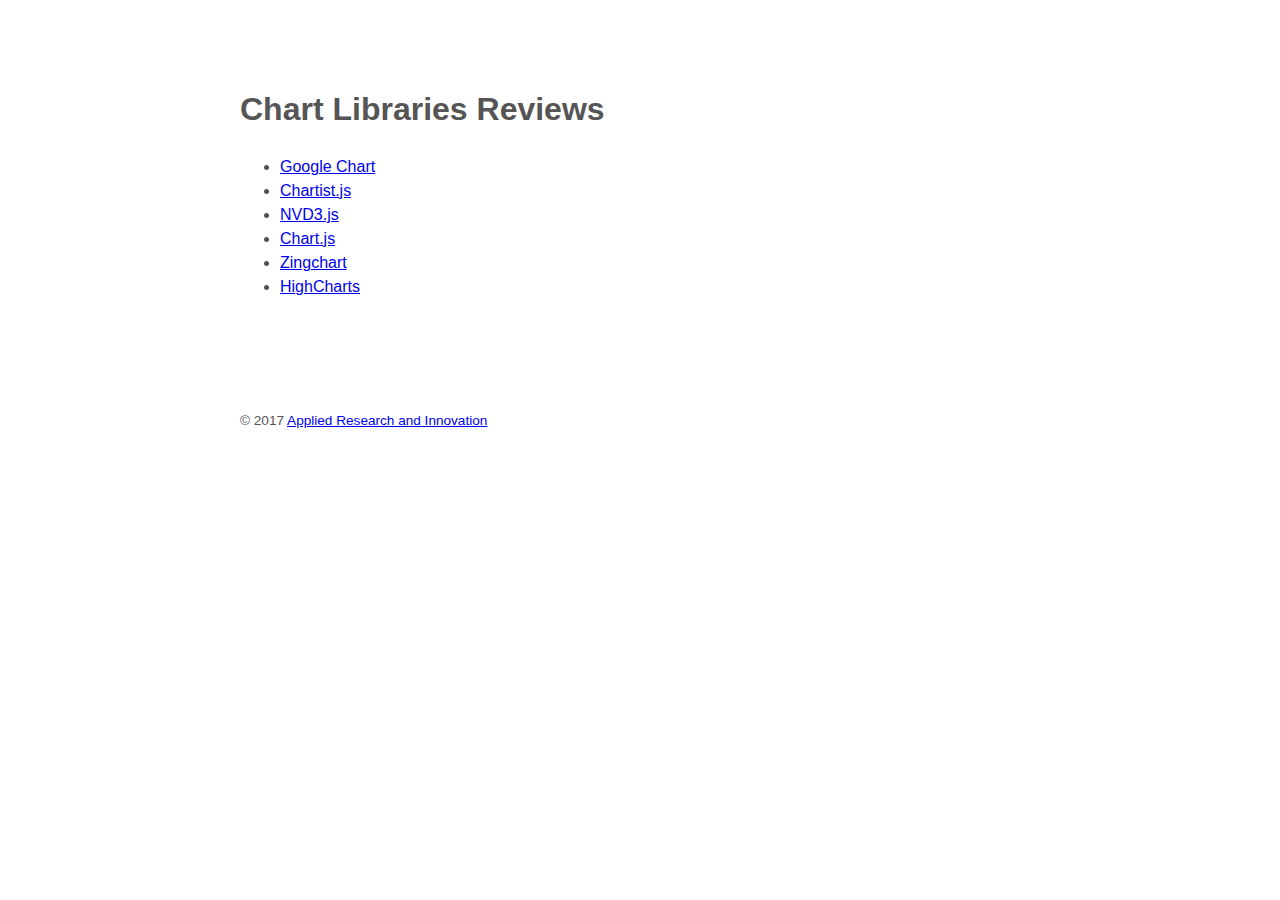
<file: index.html>
<!DOCTYPE html>
<html lang="en">
<head>
    <meta charset="UTF-8">
    <link rel="stylesheet" href="main.css">
    <title>Chart Libraries Usage</title>
</head>
<body>
    <h1>Chart Libraries Reviews</h1>
    
    <ul>
        <li>
            <a href="google_charts/google_charts.html" target="_blank">Google Chart</a>
        </li>
        <li>
            <a href="chartist/chartist_js.html" target="_blank">Chartist.js</a>
        </li>
        <li>
            <a href="NVD3/nvd3.html" target="_blank">NVD3.js</a>
        </li>
        <li>
            <a href="charts_js/chart_js.html" target="_blank">Chart.js</a>
        </li>
        <li>
            <a href="zingchart/zingchart.html" target="_blank">Zingchart</a>
        </li>
        <li>
            <a href="highcharts/highcharts.html" target="_blank">HighCharts</a>
        </li>
    </ul>
    <footer>
        <p>&copy; <time datetime="2017">2017</time> <a href="http://www.algonquincollege.com/appliedresearch/" target="_blank">Applied Research and Innovation</a></p>
    </footer>
</body>
</html>
</file>
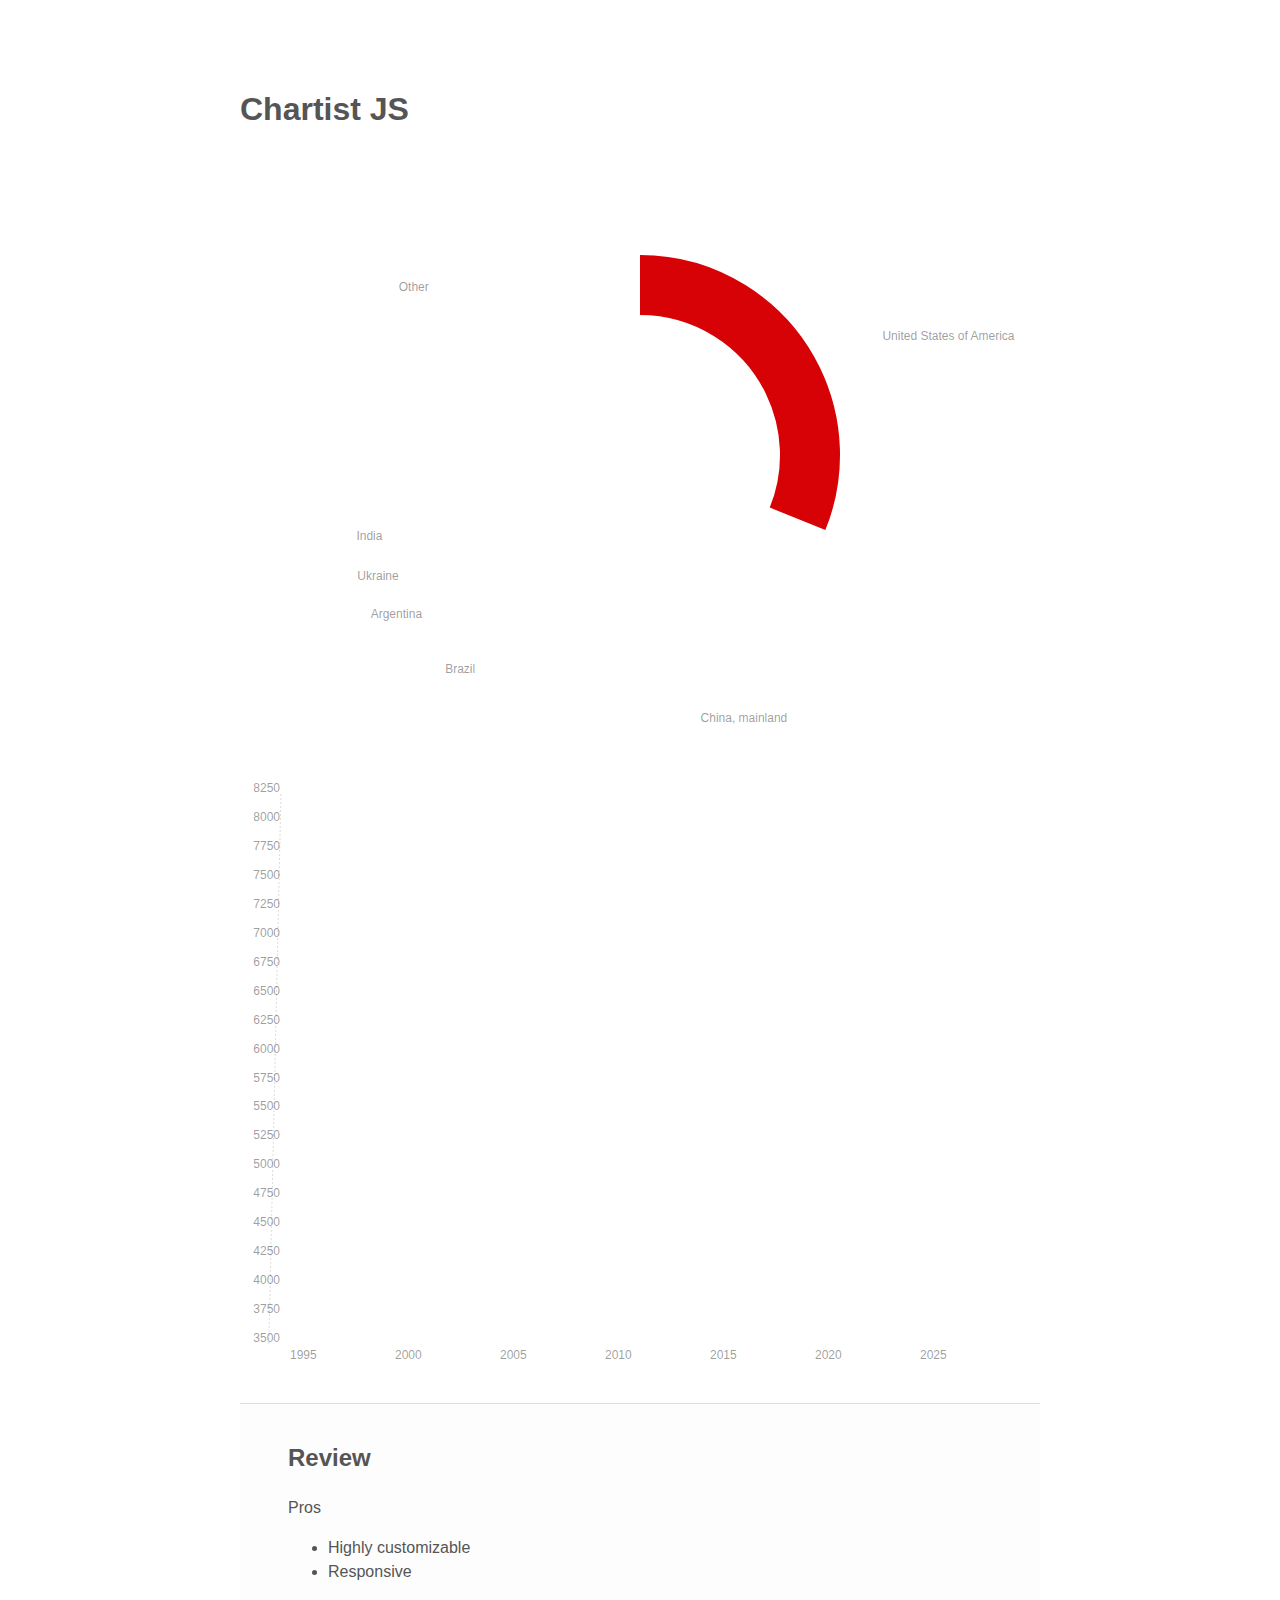
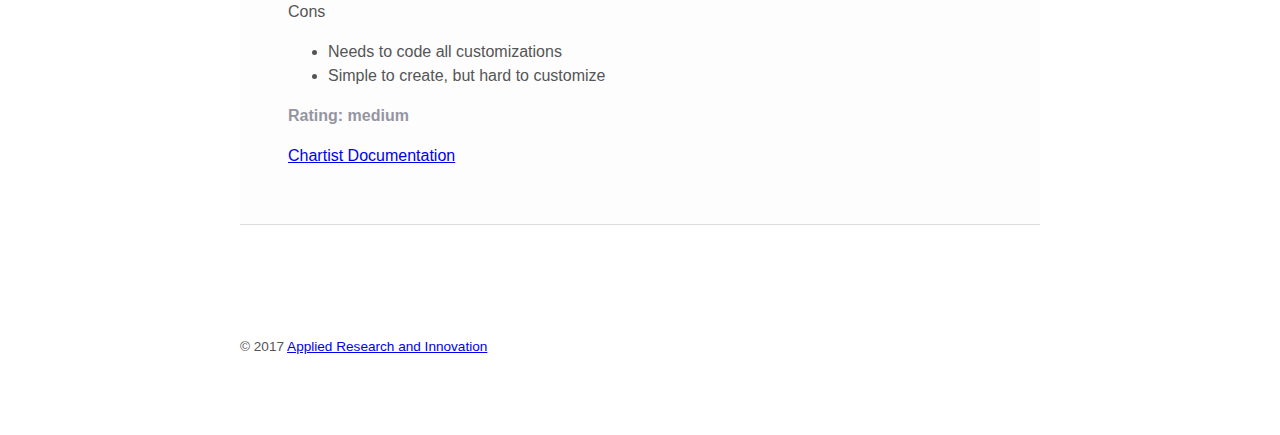
<file: chartist/chartist_js.html>
<!DOCTYPE html>
<html lang="en">
<head>
    <meta charset="UTF-8">
    <link rel="stylesheet" href="chartist.min.css">
    <link rel="stylesheet" href="../main.css">
    <title>Chartist JS</title>
</head>
<body>
    <h1>Chartist JS</h1>
    
    <div id="pieChart" class="ct-chart ct-perfect-fourth"></div>
    <br> 
    <div id="lineChart" class="ct-chart ct-perfect-fourth"></div>
    <br>
    <div class="review">
        
        <h2>Review</h2>
        
        <p>Pros</p>
        <ul>
            <li>Highly customizable</li>
            <li>Responsive</li>
        </ul>
        <p>Cons</p>
        <ul>
            <li>Needs to code all customizations</li>
            <li>Simple to create, but hard to customize</li>
        </ul>
        
        <spam> Rating: medium </spam>
        
        <p><a href="http://gionkunz.github.io/chartist-js/index.html" target="_blank">Chartist Documentation</a></p>
    </div>
     <footer>
        <p>&copy; <time datetime="2017">2017</time> <a href="http://www.algonquincollege.com/appliedresearch/" target="_blank">Applied Research and Innovation</a></p>
    </footer>
    
    <script src="chartist.min.js"></script>
    <script src="chartist_js.js"></script>
</body>
</html>
</file>
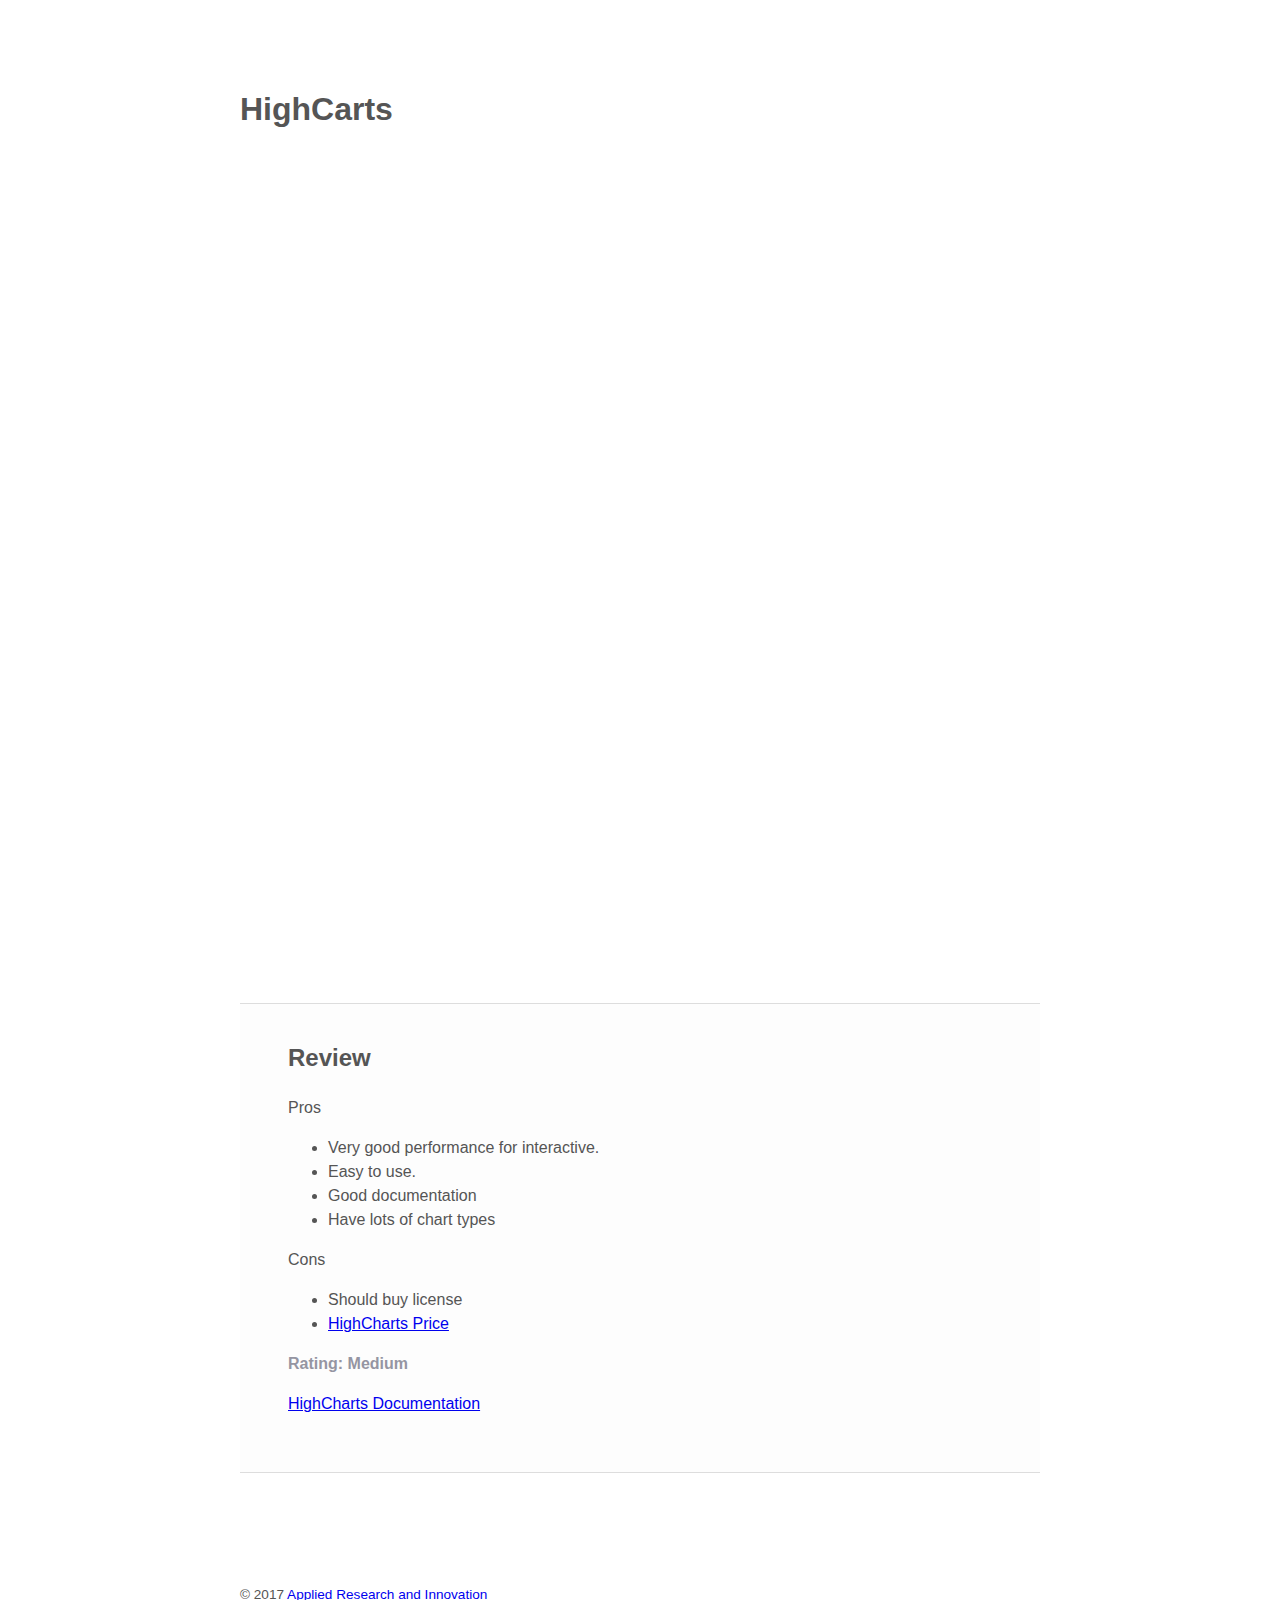
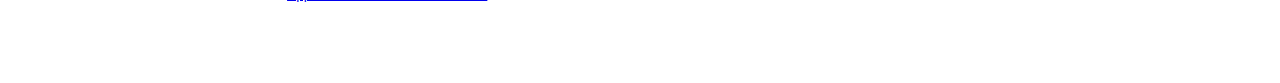
<file: highcharts/highcharts.html>
<!DOCTYPE html>
<html lang="en">
<head>
    <meta charset="UTF-8">
    <link rel="stylesheet" href="../main.css">
    <title>HighCharts</title>
</head>
<body>
    <h1>HighCarts</h1>

    <div id = 'pieChart' style="width: 900px; height: 400px"></div>
    <br>
    <br>
    <div id = 'lineChart' style="width: 900px; height: 400px"></div>

    <script src="https://code.highcharts.com/highcharts.src.js"></script>
    <script src="highcharts.js"></script>
    
    <div class="review">
        
        <h2>Review</h2>
        
        <p>Pros</p>
        <ul>
            <li>Very good performance for interactive.</li>
            <li>Easy to use.</li>
            <li>Good documentation </li>
            <li>Have lots of chart types</li>
        </ul>
        <p>Cons</p>
        <ul>
            <li>Should buy license</li>
            <li><a href="https://shop.highsoft.com/highcharts" target="_blank">HighCharts Price</a></li>
        </ul>
        
        <spam> Rating: Medium </spam>
        
        <p><a href="https://www.highcharts.com/docs">HighCharts Documentation</a></p>
    </div>
     <footer>
        <p>&copy; <time datetime="2017">2017</time> <a href="http://www.algonquincollege.com/appliedresearch/" target="_blank">Applied Research and Innovation</a></p>
    </footer>
    
    
</body>
</html>
</file>
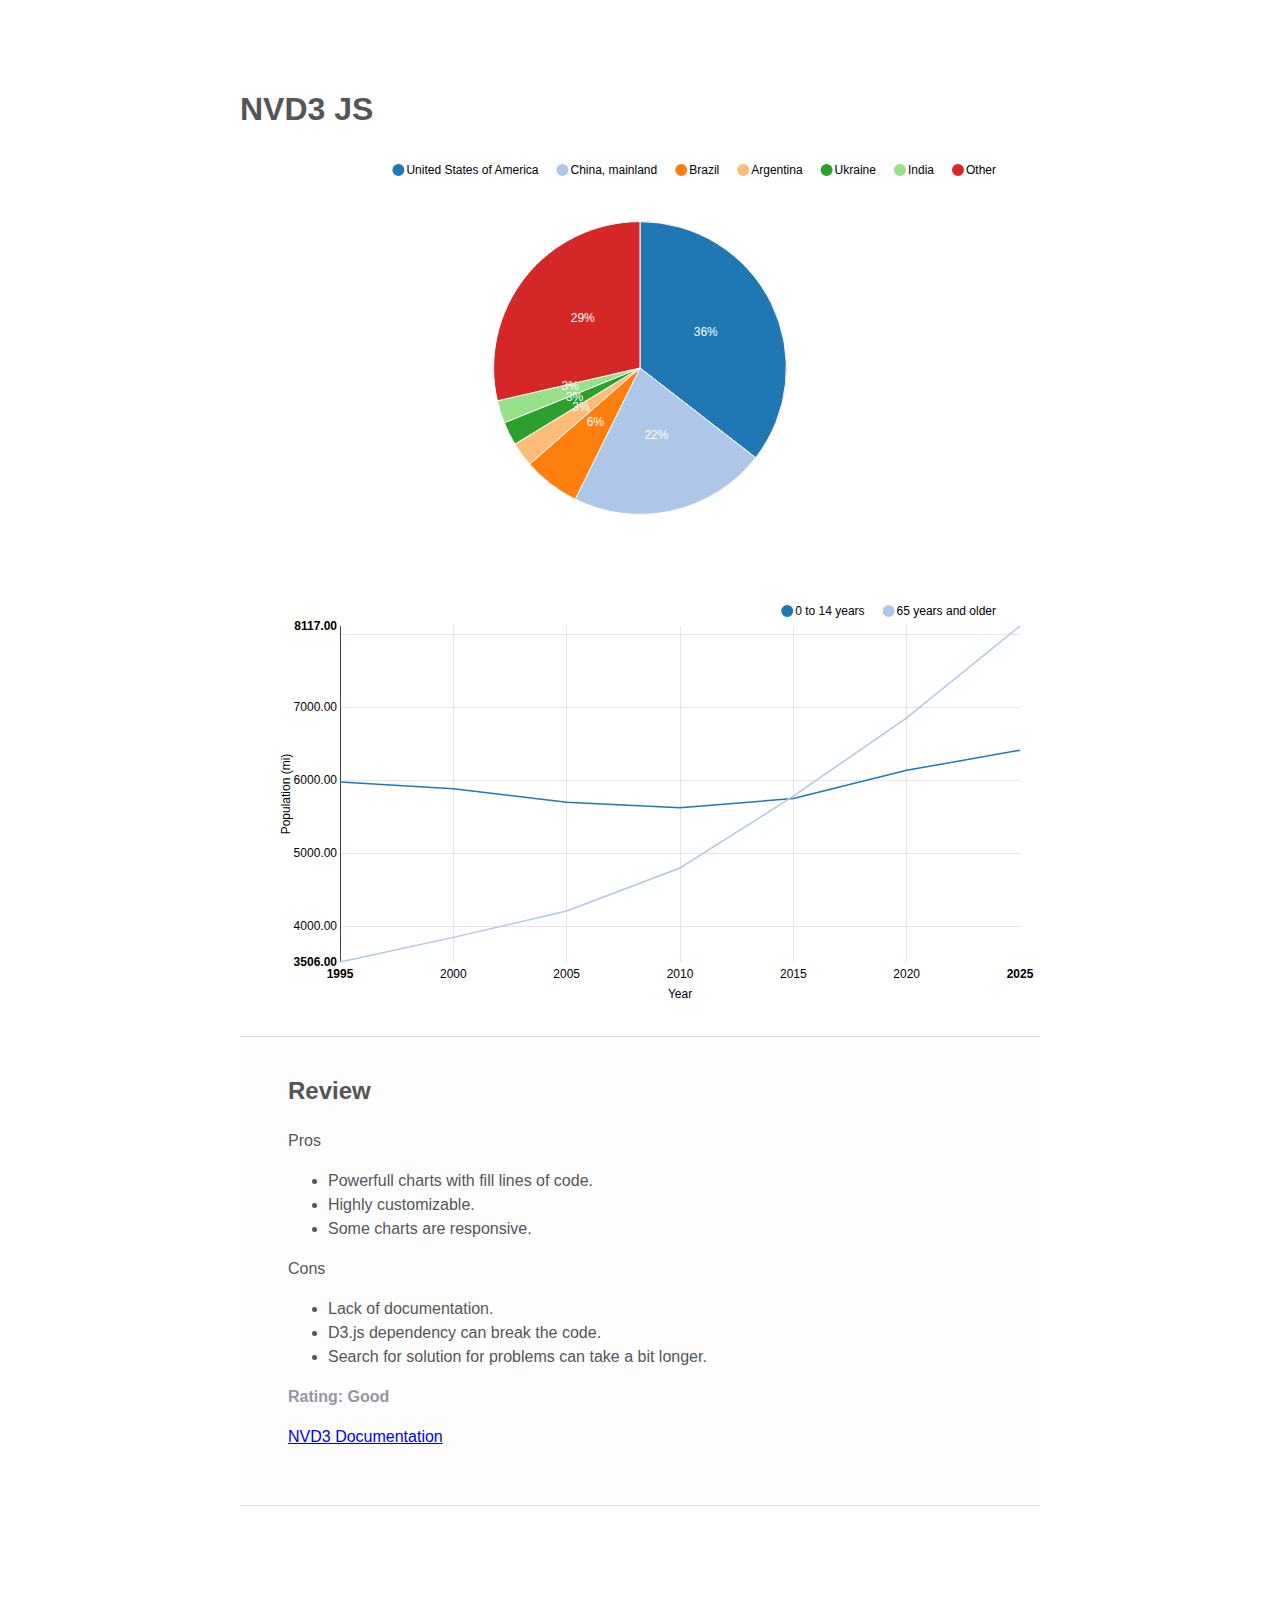
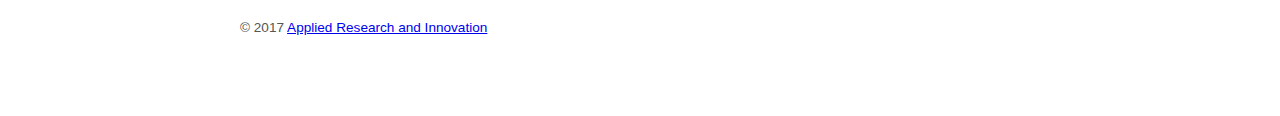
<file: NVD3/nvd3.html>
<!DOCTYPE html>
<html lang="en">
<head>
    <meta charset="UTF-8">
    <link rel="stylesheet" href="../main.css">
    <link rel="stylesheet" href="nv.d3.css">
    <link rel="stylesheet" href="nvd3.css">
    <title>NVD3 JS</title>
</head>
<body>
    <h1>NVD3 JS</h1>
    
    <div id="pieChart"><svg width="960" height="500"></svg></div>
    <br> 
    <div id="lineChart"><svg width="960" height="500"></svg></div>
    <br>
    <div class="review">
        
        <h2>Review</h2>
        
        <p>Pros</p>
        <ul>
            <li>Powerfull charts with fill lines of code.</li>
            <li>Highly customizable.</li>
            <li>Some charts are responsive.</li>
        </ul>
        <p>Cons</p>
        <ul>
            <li>Lack of documentation.</li>
            <li>D3.js dependency can break the code.</li>
            <li>Search for solution for problems can take a bit longer.</li>
        </ul>
        
        <spam> Rating: Good </spam>
        
        <p><a href="http://nvd3.org/index.html" target="_blank">NVD3 Documentation</a></p>
    </div>
     <footer>
        <p>&copy; <time datetime="2017">2017</time> <a href="http://www.algonquincollege.com/appliedresearch/" target="_blank">Applied Research and Innovation</a></p>
    </footer>
    
    <script src="d3.min.js"></script>
    <script src="nv.d3.min.js"></script>
    <script src="nvd3.js"></script>
</body>
</html>
</file>
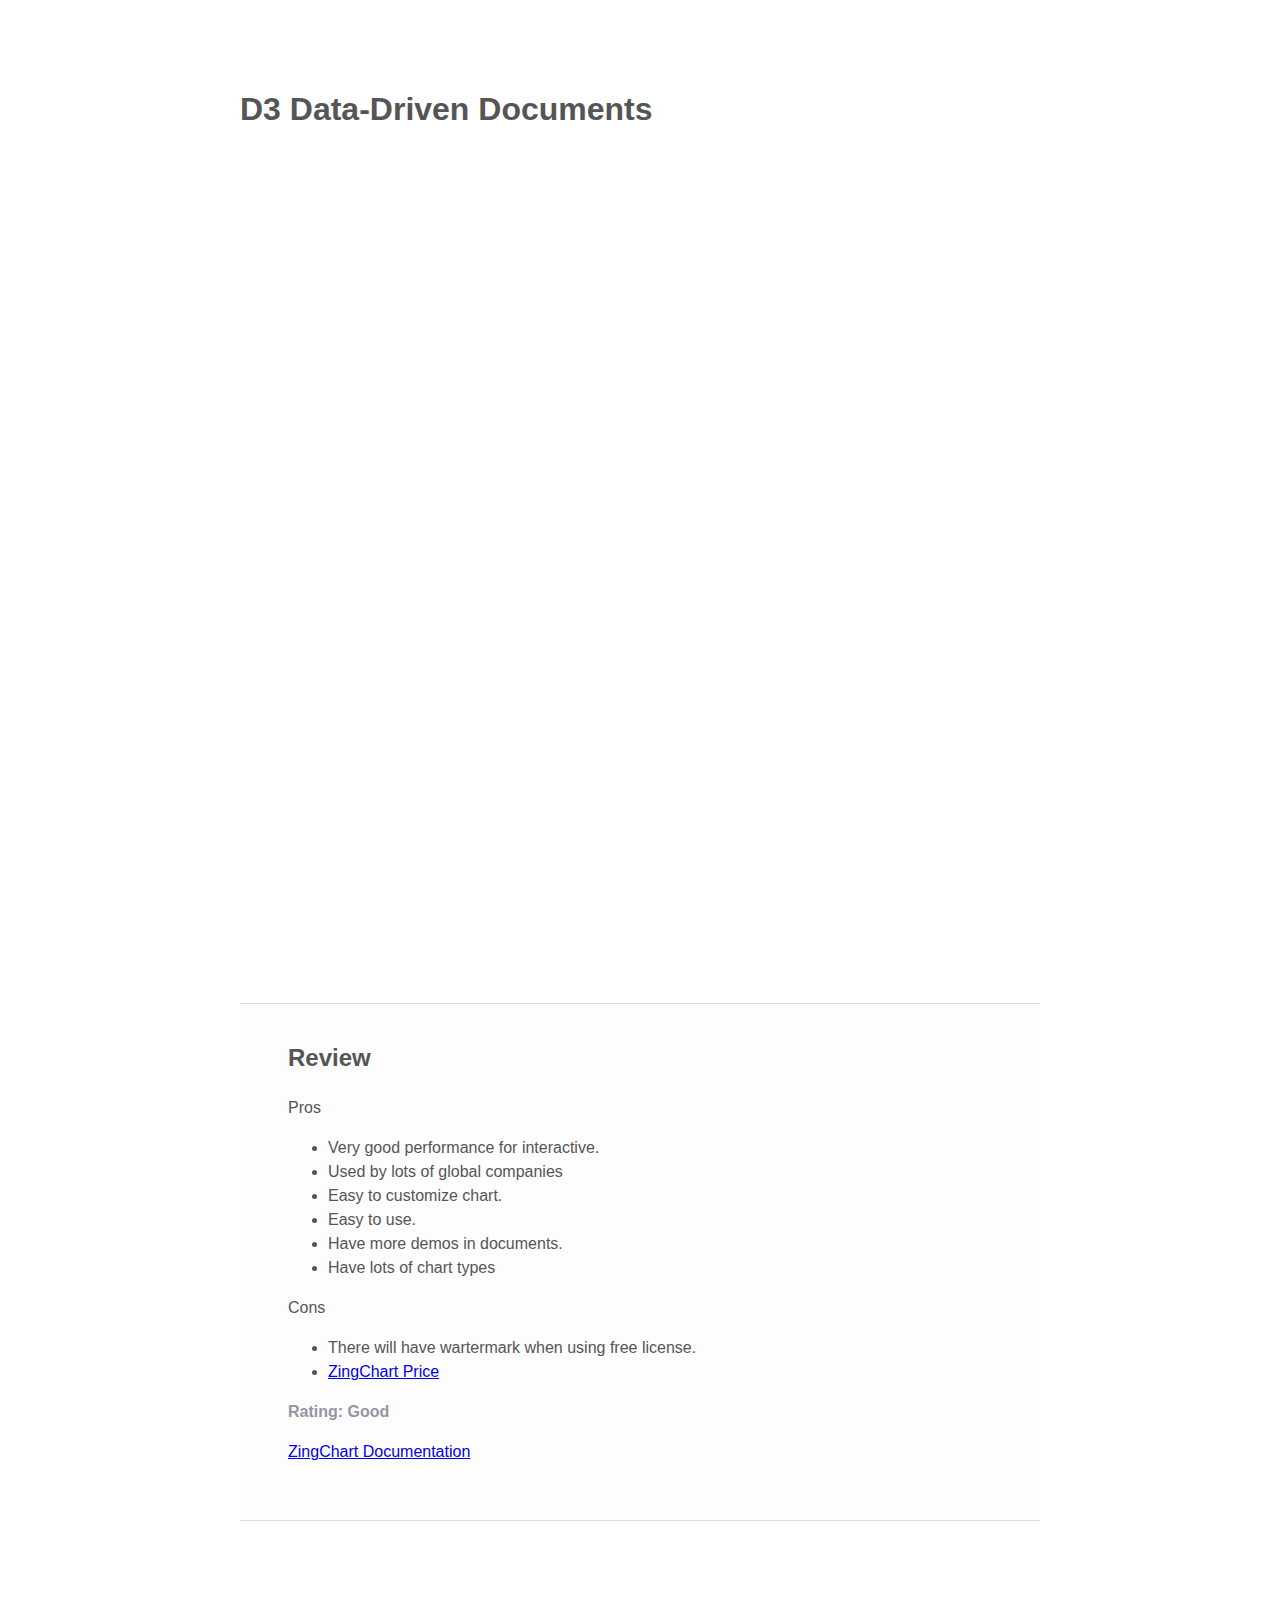
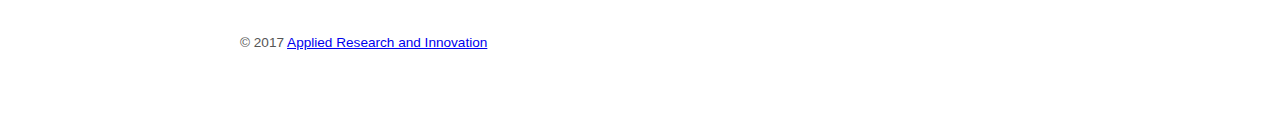
<file: zingchart/zingchart.html>
<!DOCTYPE html>
<html lang="en">
<head>
    <meta charset="UTF-8">
    <link rel="stylesheet" href="../main.css">
    <title>D3 Data-Driven Documents</title>
</head>
<body>
    <h1>D3 Data-Driven Documents</h1>

    <div id = 'pieChart' style="width: 900px; height: 400px"></div>
    <br>
    <br>
    <div id = 'lineChart' style="width: 900px; height: 400px"></div>

    <script src="https://cdn.zingchart.com/zingchart.min.js"></script>
    <script src="zingchart.js"></script>
    
    <div class="review">
        
        <h2>Review</h2>
        
        <p>Pros</p>
        <ul>
            <li>Very good performance for interactive.</li>
            <li>Used by lots of global companies</li>
            <li>Easy to customize chart.</li>
            <li>Easy to use.</li>
            <li>Have more demos in documents. </li>
            <li>Have lots of chart types</li>
        </ul>
        <p>Cons</p>
        <ul>
            <li>There will have wartermark when using free license.</li>
            <li><a href="https://www.zingchart.com/buy/" target="_blank">ZingChart Price</a></li>
        </ul>
        
        <spam> Rating: Good </spam>
        
        <p><a href="https://www.zingchart.com/docs">ZingChart Documentation</a></p>
    </div>
     <footer>
        <p>&copy; <time datetime="2017">2017</time> <a href="http://www.algonquincollege.com/appliedresearch/" target="_blank">Applied Research and Innovation</a></p>
    </footer>
    
    
</body>
</html>
</file>
<file: main.css>
body {
    margin: 0 auto;
    max-width: 50em;
    font-family: "Helvetica", "Arial", sans-serif;
    line-height: 1.5;
    padding: 4em 1em;
    color: #555;
}
.review {
    border-color: #ddd;
    border-width: 1px 0px 1px 0px;
    border-style: solid none solid none;
    padding: 1rem 1rem 2.5rem 3rem;
    background-color: #fdfdfd;
}
.review spam {
    font-weight: 600;
    color: #9595a2;
}
footer {
    font-size: 0.85rem;
    margin-top: 7rem;
}
</file>
<file: NVD3/nv.d3.css>
/* nvd3 version 1.8.1 (https://github.com/novus/nvd3) 2015-06-15 */
.nvd3 .nv-axis {
    pointer-events:none;
    opacity: 1;
}

.nvd3 .nv-axis path {
    fill: none;
    stroke: #000;
    stroke-opacity: .75;
    shape-rendering: crispEdges;
}

.nvd3 .nv-axis path.domain {
    stroke-opacity: .75;
}

.nvd3 .nv-axis.nv-x path.domain {
    stroke-opacity: 0;
}

.nvd3 .nv-axis line {
    fill: none;
    stroke: #e5e5e5;
    shape-rendering: crispEdges;
}

.nvd3 .nv-axis .zero line,
    /*this selector may not be necessary*/ .nvd3 .nv-axis line.zero {
    stroke-opacity: .75;
}

.nvd3 .nv-axis .nv-axisMaxMin text {
    font-weight: bold;
}

.nvd3 .x  .nv-axis .nv-axisMaxMin text,
.nvd3 .x2 .nv-axis .nv-axisMaxMin text,
.nvd3 .x3 .nv-axis .nv-axisMaxMin text {
    text-anchor: middle
}

.nvd3 .nv-axis.nv-disabled {
    opacity: 0;
}

.nvd3 .nv-bars rect {
    fill-opacity: .75;

    transition: fill-opacity 250ms linear;
    -moz-transition: fill-opacity 250ms linear;
    -webkit-transition: fill-opacity 250ms linear;
}

.nvd3 .nv-bars rect.hover {
    fill-opacity: 1;
}

.nvd3 .nv-bars .hover rect {
    fill: lightblue;
}

.nvd3 .nv-bars text {
    fill: rgba(0,0,0,0);
}

.nvd3 .nv-bars .hover text {
    fill: rgba(0,0,0,1);
}

.nvd3 .nv-multibar .nv-groups rect,
.nvd3 .nv-multibarHorizontal .nv-groups rect,
.nvd3 .nv-discretebar .nv-groups rect {
    stroke-opacity: 0;

    transition: fill-opacity 250ms linear;
    -moz-transition: fill-opacity 250ms linear;
    -webkit-transition: fill-opacity 250ms linear;
}

.nvd3 .nv-multibar .nv-groups rect:hover,
.nvd3 .nv-multibarHorizontal .nv-groups rect:hover,
.nvd3 .nv-candlestickBar .nv-ticks rect:hover,
.nvd3 .nv-discretebar .nv-groups rect:hover {
    fill-opacity: 1;
}

.nvd3 .nv-discretebar .nv-groups text,
.nvd3 .nv-multibarHorizontal .nv-groups text {
    font-weight: bold;
    fill: rgba(0,0,0,1);
    stroke: rgba(0,0,0,0);
}

/* boxplot CSS */
.nvd3 .nv-boxplot circle {
  fill-opacity: 0.5;
}

.nvd3 .nv-boxplot circle:hover {
  fill-opacity: 1;
}

.nvd3 .nv-boxplot rect:hover {
  fill-opacity: 1;
}

.nvd3 line.nv-boxplot-median {
  stroke: black;
}

.nv-boxplot-tick:hover {
  stroke-width: 2.5px;
}
/* bullet */
.nvd3.nv-bullet { font: 10px sans-serif; }
.nvd3.nv-bullet .nv-measure { fill-opacity: .8; }
.nvd3.nv-bullet .nv-measure:hover { fill-opacity: 1; }
.nvd3.nv-bullet .nv-marker { stroke: #000; stroke-width: 2px; }
.nvd3.nv-bullet .nv-markerTriangle { stroke: #000; fill: #fff; stroke-width: 1.5px; }
.nvd3.nv-bullet .nv-tick line { stroke: #666; stroke-width: .5px; }
.nvd3.nv-bullet .nv-range.nv-s0 { fill: #eee; }
.nvd3.nv-bullet .nv-range.nv-s1 { fill: #ddd; }
.nvd3.nv-bullet .nv-range.nv-s2 { fill: #ccc; }
.nvd3.nv-bullet .nv-title { font-size: 14px; font-weight: bold; }
.nvd3.nv-bullet .nv-subtitle { fill: #999; }


.nvd3.nv-bullet .nv-range {
    fill: #bababa;
    fill-opacity: .4;
}
.nvd3.nv-bullet .nv-range:hover {
    fill-opacity: .7;
}

.nvd3.nv-candlestickBar .nv-ticks .nv-tick {
    stroke-width: 1px;
}

.nvd3.nv-candlestickBar .nv-ticks .nv-tick.hover {
    stroke-width: 2px;
}

.nvd3.nv-candlestickBar .nv-ticks .nv-tick.positive rect {
    stroke: #2ca02c;
    fill: #2ca02c;
}

.nvd3.nv-candlestickBar .nv-ticks .nv-tick.negative rect {
    stroke: #d62728;
    fill: #d62728;
}

.with-transitions .nv-candlestickBar .nv-ticks .nv-tick {
    transition: stroke-width 250ms linear, stroke-opacity 250ms linear;
    -moz-transition: stroke-width 250ms linear, stroke-opacity 250ms linear;
    -webkit-transition: stroke-width 250ms linear, stroke-opacity 250ms linear;

}

.nvd3.nv-candlestickBar .nv-ticks line {
    stroke: #333;
}


.nvd3 .nv-legend .nv-disabled rect {
    /*fill-opacity: 0;*/
}

.nvd3 .nv-check-box .nv-box {
    fill-opacity:0;
    stroke-width:2;
}

.nvd3 .nv-check-box .nv-check {
    fill-opacity:0;
    stroke-width:4;
}

.nvd3 .nv-series.nv-disabled .nv-check-box .nv-check {
    fill-opacity:0;
    stroke-opacity:0;
}

.nvd3 .nv-controlsWrap .nv-legend .nv-check-box .nv-check {
    opacity: 0;
}

/* line plus bar */
.nvd3.nv-linePlusBar .nv-bar rect {
    fill-opacity: .75;
}

.nvd3.nv-linePlusBar .nv-bar rect:hover {
    fill-opacity: 1;
}
.nvd3 .nv-groups path.nv-line {
    fill: none;
}

.nvd3 .nv-groups path.nv-area {
    stroke: none;
}

.nvd3.nv-line .nvd3.nv-scatter .nv-groups .nv-point {
    fill-opacity: 0;
    stroke-opacity: 0;
}

.nvd3.nv-scatter.nv-single-point .nv-groups .nv-point {
    fill-opacity: .5 !important;
    stroke-opacity: .5 !important;
}


.with-transitions .nvd3 .nv-groups .nv-point {
    transition: stroke-width 250ms linear, stroke-opacity 250ms linear;
    -moz-transition: stroke-width 250ms linear, stroke-opacity 250ms linear;
    -webkit-transition: stroke-width 250ms linear, stroke-opacity 250ms linear;

}

.nvd3.nv-scatter .nv-groups .nv-point.hover,
.nvd3 .nv-groups .nv-point.hover {
    stroke-width: 7px;
    fill-opacity: .95 !important;
    stroke-opacity: .95 !important;
}


.nvd3 .nv-point-paths path {
    stroke: #aaa;
    stroke-opacity: 0;
    fill: #eee;
    fill-opacity: 0;
}



.nvd3 .nv-indexLine {
    cursor: ew-resize;
}

/********************
 * SVG CSS
 */

/********************
  Default CSS for an svg element nvd3 used
*/
svg.nvd3-svg {
    -webkit-touch-callout: none;
    -webkit-user-select: none;
    -khtml-user-select: none;
    -ms-user-select: none;
    -moz-user-select: none;
    user-select: none;
    display: block;
    width:100%;
    height:100%;
}

/********************
  Box shadow and border radius styling
*/
.nvtooltip.with-3d-shadow, .with-3d-shadow .nvtooltip {
    -moz-box-shadow: 0 5px 10px rgba(0,0,0,.2);
    -webkit-box-shadow: 0 5px 10px rgba(0,0,0,.2);
    box-shadow: 0 5px 10px rgba(0,0,0,.2);

    -webkit-border-radius: 5px;
    -moz-border-radius: 5px;
    border-radius: 5px;
}


.nvd3 text {
    font: normal 12px Arial;
}

.nvd3 .title {
    font: bold 14px Arial;
}

.nvd3 .nv-background {
    fill: white;
    fill-opacity: 0;
}

.nvd3.nv-noData {
    font-size: 18px;
    font-weight: bold;
}


/**********
*  Brush
*/

.nv-brush .extent {
    fill-opacity: .125;
    shape-rendering: crispEdges;
}

.nv-brush .resize path {
    fill: #eee;
    stroke: #666;
}


/**********
*  Legend
*/

.nvd3 .nv-legend .nv-series {
    cursor: pointer;
}

.nvd3 .nv-legend .nv-disabled circle {
    fill-opacity: 0;
}

/* focus */
.nvd3 .nv-brush .extent {
    fill-opacity: 0 !important;
}

.nvd3 .nv-brushBackground rect {
    stroke: #000;
    stroke-width: .4;
    fill: #fff;
    fill-opacity: .7;
}


.nvd3.nv-ohlcBar .nv-ticks .nv-tick {
    stroke-width: 1px;
}

.nvd3.nv-ohlcBar .nv-ticks .nv-tick.hover {
    stroke-width: 2px;
}

.nvd3.nv-ohlcBar .nv-ticks .nv-tick.positive {
    stroke: #2ca02c;
}

.nvd3.nv-ohlcBar .nv-ticks .nv-tick.negative {
    stroke: #d62728;
}


.nvd3 .background path {
    fill: none;
    stroke: #EEE;
    stroke-opacity: .4;
    shape-rendering: crispEdges;
}

.nvd3 .foreground path {
    fill: none;
    stroke-opacity: .7;
}

.nvd3 .nv-parallelCoordinates-brush .extent 
{
    fill: #fff;
    fill-opacity: .6;
    stroke: gray;
    shape-rendering: crispEdges;
}

.nvd3 .nv-parallelCoordinates .hover  {
    fill-opacity: 1;
	stroke-width: 3px;
}


.nvd3 .missingValuesline line {
  fill: none;
  stroke: black;
  stroke-width: 1;
  stroke-opacity: 1;
  stroke-dasharray: 5, 5; 
}
.nvd3.nv-pie path {
    stroke-opacity: 0;
    transition: fill-opacity 250ms linear, stroke-width 250ms linear, stroke-opacity 250ms linear;
    -moz-transition: fill-opacity 250ms linear, stroke-width 250ms linear, stroke-opacity 250ms linear;
    -webkit-transition: fill-opacity 250ms linear, stroke-width 250ms linear, stroke-opacity 250ms linear;

}

.nvd3.nv-pie .nv-pie-title {
    font-size: 24px;
    fill: rgba(19, 196, 249, 0.59);
}

.nvd3.nv-pie .nv-slice text {
    stroke: #000;
    stroke-width: 0;
}

.nvd3.nv-pie path {
    stroke: #fff;
    stroke-width: 1px;
    stroke-opacity: 1;
}

.nvd3.nv-pie .hover path {
    fill-opacity: .7;
}
.nvd3.nv-pie .nv-label {
    pointer-events: none;
}
.nvd3.nv-pie .nv-label rect {
    fill-opacity: 0;
    stroke-opacity: 0;
}

/* scatter */
.nvd3 .nv-groups .nv-point.hover {
    stroke-width: 20px;
    stroke-opacity: .5;
}

.nvd3 .nv-scatter .nv-point.hover {
    fill-opacity: 1;
}
.nv-noninteractive {
    pointer-events: none;
}

.nv-distx, .nv-disty {
    pointer-events: none;
}

/* sparkline */
.nvd3.nv-sparkline path {
    fill: none;
}

.nvd3.nv-sparklineplus g.nv-hoverValue {
    pointer-events: none;
}

.nvd3.nv-sparklineplus .nv-hoverValue line {
    stroke: #333;
    stroke-width: 1.5px;
}

.nvd3.nv-sparklineplus,
.nvd3.nv-sparklineplus g {
    pointer-events: all;
}

.nvd3 .nv-hoverArea {
    fill-opacity: 0;
    stroke-opacity: 0;
}

.nvd3.nv-sparklineplus .nv-xValue,
.nvd3.nv-sparklineplus .nv-yValue {
    stroke-width: 0;
    font-size: .9em;
    font-weight: normal;
}

.nvd3.nv-sparklineplus .nv-yValue {
    stroke: #f66;
}

.nvd3.nv-sparklineplus .nv-maxValue {
    stroke: #2ca02c;
    fill: #2ca02c;
}

.nvd3.nv-sparklineplus .nv-minValue {
    stroke: #d62728;
    fill: #d62728;
}

.nvd3.nv-sparklineplus .nv-currentValue {
    font-weight: bold;
    font-size: 1.1em;
}
/* stacked area */
.nvd3.nv-stackedarea path.nv-area {
    fill-opacity: .7;
    stroke-opacity: 0;
    transition: fill-opacity 250ms linear, stroke-opacity 250ms linear;
    -moz-transition: fill-opacity 250ms linear, stroke-opacity 250ms linear;
    -webkit-transition: fill-opacity 250ms linear, stroke-opacity 250ms linear;
}

.nvd3.nv-stackedarea path.nv-area.hover {
    fill-opacity: .9;
}


.nvd3.nv-stackedarea .nv-groups .nv-point {
    stroke-opacity: 0;
    fill-opacity: 0;
}


.nvtooltip {
    position: absolute;
    background-color: rgba(255,255,255,1.0);
    color: rgba(0,0,0,1.0);
    padding: 1px;
    border: 1px solid rgba(0,0,0,.2);
    z-index: 10000;
    display: block;

    font-family: Arial;
    font-size: 13px;
    text-align: left;
    pointer-events: none;

    white-space: nowrap;

    -webkit-touch-callout: none;
    -webkit-user-select: none;
    -khtml-user-select: none;
    -moz-user-select: none;
    -ms-user-select: none;
    user-select: none;
}

.nvtooltip {
    background: rgba(255,255,255, 0.8);
    border: 1px solid rgba(0,0,0,0.5);
    border-radius: 4px;
}

/*Give tooltips that old fade in transition by
    putting a "with-transitions" class on the container div.
*/
.nvtooltip.with-transitions, .with-transitions .nvtooltip {
    transition: opacity 50ms linear;
    -moz-transition: opacity 50ms linear;
    -webkit-transition: opacity 50ms linear;

    transition-delay: 200ms;
    -moz-transition-delay: 200ms;
    -webkit-transition-delay: 200ms;
}

.nvtooltip.x-nvtooltip,
.nvtooltip.y-nvtooltip {
    padding: 8px;
}

.nvtooltip h3 {
    margin: 0;
    padding: 4px 14px;
    line-height: 18px;
    font-weight: normal;
    background-color: rgba(247,247,247,0.75);
    color: rgba(0,0,0,1.0);
    text-align: center;

    border-bottom: 1px solid #ebebeb;

    -webkit-border-radius: 5px 5px 0 0;
    -moz-border-radius: 5px 5px 0 0;
    border-radius: 5px 5px 0 0;
}

.nvtooltip p {
    margin: 0;
    padding: 5px 14px;
    text-align: center;
}

.nvtooltip span {
    display: inline-block;
    margin: 2px 0;
}

.nvtooltip table {
    margin: 6px;
    border-spacing:0;
}


.nvtooltip table td {
    padding: 2px 9px 2px 0;
    vertical-align: middle;
}

.nvtooltip table td.key {
    font-weight:normal;
}
.nvtooltip table td.value {
    text-align: right;
    font-weight: bold;
}

.nvtooltip table tr.highlight td {
    padding: 1px 9px 1px 0;
    border-bottom-style: solid;
    border-bottom-width: 1px;
    border-top-style: solid;
    border-top-width: 1px;
}

.nvtooltip table td.legend-color-guide div {
    width: 8px;
    height: 8px;
    vertical-align: middle;
}

.nvtooltip table td.legend-color-guide div {
    width: 12px;
    height: 12px;
    border: 1px solid #999;
}

.nvtooltip .footer {
    padding: 3px;
    text-align: center;
}

.nvtooltip-pending-removal {
    pointer-events: none;
    display: none;
}


/****
Interactive Layer
*/
.nvd3 .nv-interactiveGuideLine {
    pointer-events:none;
}
.nvd3 line.nv-guideline {
    stroke: #ccc;
}
</file>
<file: NVD3/nvd3.css>
.nvd3.nv-pie .nv-pieLabels text {
    fill: #fff !important;
  }
</file>
<file: chartist/chartist.min.css>
.ct-double-octave:after,.ct-major-eleventh:after,.ct-major-second:after,.ct-major-seventh:after,.ct-major-sixth:after,.ct-major-tenth:after,.ct-major-third:after,.ct-major-twelfth:after,.ct-minor-second:after,.ct-minor-seventh:after,.ct-minor-sixth:after,.ct-minor-third:after,.ct-octave:after,.ct-perfect-fifth:after,.ct-perfect-fourth:after,.ct-square:after{content:"";clear:both}.ct-label{fill:rgba(0,0,0,.4);color:rgba(0,0,0,.4);font-size:.75rem;line-height:1}.ct-grid-background,.ct-line{fill:none}.ct-chart-bar .ct-label,.ct-chart-line .ct-label{display:block;display:-webkit-box;display:-moz-box;display:-ms-flexbox;display:-webkit-flex;display:flex}.ct-chart-donut .ct-label,.ct-chart-pie .ct-label{dominant-baseline:central}.ct-label.ct-horizontal.ct-start{-webkit-box-align:flex-end;-webkit-align-items:flex-end;-ms-flex-align:flex-end;align-items:flex-end;-webkit-box-pack:flex-start;-webkit-justify-content:flex-start;-ms-flex-pack:flex-start;justify-content:flex-start;text-align:left;text-anchor:start}.ct-label.ct-horizontal.ct-end{-webkit-box-align:flex-start;-webkit-align-items:flex-start;-ms-flex-align:flex-start;align-items:flex-start;-webkit-box-pack:flex-start;-webkit-justify-content:flex-start;-ms-flex-pack:flex-start;justify-content:flex-start;text-align:left;text-anchor:start}.ct-label.ct-vertical.ct-start{-webkit-box-align:flex-end;-webkit-align-items:flex-end;-ms-flex-align:flex-end;align-items:flex-end;-webkit-box-pack:flex-end;-webkit-justify-content:flex-end;-ms-flex-pack:flex-end;justify-content:flex-end;text-align:right;text-anchor:end}.ct-label.ct-vertical.ct-end{-webkit-box-align:flex-end;-webkit-align-items:flex-end;-ms-flex-align:flex-end;align-items:flex-end;-webkit-box-pack:flex-start;-webkit-justify-content:flex-start;-ms-flex-pack:flex-start;justify-content:flex-start;text-align:left;text-anchor:start}.ct-chart-bar .ct-label.ct-horizontal.ct-start{-webkit-box-align:flex-end;-webkit-align-items:flex-end;-ms-flex-align:flex-end;align-items:flex-end;-webkit-box-pack:center;-webkit-justify-content:center;-ms-flex-pack:center;justify-content:center;text-align:center;text-anchor:start}.ct-chart-bar .ct-label.ct-horizontal.ct-end{-webkit-box-align:flex-start;-webkit-align-items:flex-start;-ms-flex-align:flex-start;align-items:flex-start;-webkit-box-pack:center;-webkit-justify-content:center;-ms-flex-pack:center;justify-content:center;text-align:center;text-anchor:start}.ct-chart-bar.ct-horizontal-bars .ct-label.ct-horizontal.ct-start{-webkit-box-align:flex-end;-webkit-align-items:flex-end;-ms-flex-align:flex-end;align-items:flex-end;-webkit-box-pack:flex-start;-webkit-justify-content:flex-start;-ms-flex-pack:flex-start;justify-content:flex-start;text-align:left;text-anchor:start}.ct-chart-bar.ct-horizontal-bars .ct-label.ct-horizontal.ct-end{-webkit-box-align:flex-start;-webkit-align-items:flex-start;-ms-flex-align:flex-start;align-items:flex-start;-webkit-box-pack:flex-start;-webkit-justify-content:flex-start;-ms-flex-pack:flex-start;justify-content:flex-start;text-align:left;text-anchor:start}.ct-chart-bar.ct-horizontal-bars .ct-label.ct-vertical.ct-start{-webkit-box-align:center;-webkit-align-items:center;-ms-flex-align:center;align-items:center;-webkit-box-pack:flex-end;-webkit-justify-content:flex-end;-ms-flex-pack:flex-end;justify-content:flex-end;text-align:right;text-anchor:end}.ct-chart-bar.ct-horizontal-bars .ct-label.ct-vertical.ct-end{-webkit-box-align:center;-webkit-align-items:center;-ms-flex-align:center;align-items:center;-webkit-box-pack:flex-start;-webkit-justify-content:flex-start;-ms-flex-pack:flex-start;justify-content:flex-start;text-align:left;text-anchor:end}.ct-grid{stroke:rgba(0,0,0,.2);stroke-width:1px;stroke-dasharray:2px}.ct-point{stroke-width:10px;stroke-linecap:round}.ct-line{stroke-width:4px}.ct-area{stroke:none;fill-opacity:.1}.ct-bar{fill:none;stroke-width:10px}.ct-slice-donut{fill:none;stroke-width:60px}.ct-series-a .ct-bar,.ct-series-a .ct-line,.ct-series-a .ct-point,.ct-series-a .ct-slice-donut{stroke:#d70206}.ct-series-a .ct-area,.ct-series-a .ct-slice-donut-solid,.ct-series-a .ct-slice-pie{fill:#d70206}.ct-series-b .ct-bar,.ct-series-b .ct-line,.ct-series-b .ct-point,.ct-series-b .ct-slice-donut{stroke:#f05b4f}.ct-series-b .ct-area,.ct-series-b .ct-slice-donut-solid,.ct-series-b .ct-slice-pie{fill:#f05b4f}.ct-series-c .ct-bar,.ct-series-c .ct-line,.ct-series-c .ct-point,.ct-series-c .ct-slice-donut{stroke:#f4c63d}.ct-series-c .ct-area,.ct-series-c .ct-slice-donut-solid,.ct-series-c .ct-slice-pie{fill:#f4c63d}.ct-series-d .ct-bar,.ct-series-d .ct-line,.ct-series-d .ct-point,.ct-series-d .ct-slice-donut{stroke:#d17905}.ct-series-d .ct-area,.ct-series-d .ct-slice-donut-solid,.ct-series-d .ct-slice-pie{fill:#d17905}.ct-series-e .ct-bar,.ct-series-e .ct-line,.ct-series-e .ct-point,.ct-series-e .ct-slice-donut{stroke:#453d3f}.ct-series-e .ct-area,.ct-series-e .ct-slice-donut-solid,.ct-series-e .ct-slice-pie{fill:#453d3f}.ct-series-f .ct-bar,.ct-series-f .ct-line,.ct-series-f .ct-point,.ct-series-f .ct-slice-donut{stroke:#59922b}.ct-series-f .ct-area,.ct-series-f .ct-slice-donut-solid,.ct-series-f .ct-slice-pie{fill:#59922b}.ct-series-g .ct-bar,.ct-series-g .ct-line,.ct-series-g .ct-point,.ct-series-g .ct-slice-donut{stroke:#0544d3}.ct-series-g .ct-area,.ct-series-g .ct-slice-donut-solid,.ct-series-g .ct-slice-pie{fill:#0544d3}.ct-series-h .ct-bar,.ct-series-h .ct-line,.ct-series-h .ct-point,.ct-series-h .ct-slice-donut{stroke:#6b0392}.ct-series-h .ct-area,.ct-series-h .ct-slice-donut-solid,.ct-series-h .ct-slice-pie{fill:#6b0392}.ct-series-i .ct-bar,.ct-series-i .ct-line,.ct-series-i .ct-point,.ct-series-i .ct-slice-donut{stroke:#f05b4f}.ct-series-i .ct-area,.ct-series-i .ct-slice-donut-solid,.ct-series-i .ct-slice-pie{fill:#f05b4f}.ct-series-j .ct-bar,.ct-series-j .ct-line,.ct-series-j .ct-point,.ct-series-j .ct-slice-donut{stroke:#dda458}.ct-series-j .ct-area,.ct-series-j .ct-slice-donut-solid,.ct-series-j .ct-slice-pie{fill:#dda458}.ct-series-k .ct-bar,.ct-series-k .ct-line,.ct-series-k .ct-point,.ct-series-k .ct-slice-donut{stroke:#eacf7d}.ct-series-k .ct-area,.ct-series-k .ct-slice-donut-solid,.ct-series-k .ct-slice-pie{fill:#eacf7d}.ct-series-l .ct-bar,.ct-series-l .ct-line,.ct-series-l .ct-point,.ct-series-l .ct-slice-donut{stroke:#86797d}.ct-series-l .ct-area,.ct-series-l .ct-slice-donut-solid,.ct-series-l .ct-slice-pie{fill:#86797d}.ct-series-m .ct-bar,.ct-series-m .ct-line,.ct-series-m .ct-point,.ct-series-m .ct-slice-donut{stroke:#b2c326}.ct-series-m .ct-area,.ct-series-m .ct-slice-donut-solid,.ct-series-m .ct-slice-pie{fill:#b2c326}.ct-series-n .ct-bar,.ct-series-n .ct-line,.ct-series-n .ct-point,.ct-series-n .ct-slice-donut{stroke:#6188e2}.ct-series-n .ct-area,.ct-series-n .ct-slice-donut-solid,.ct-series-n .ct-slice-pie{fill:#6188e2}.ct-series-o .ct-bar,.ct-series-o .ct-line,.ct-series-o .ct-point,.ct-series-o .ct-slice-donut{stroke:#a748ca}.ct-series-o .ct-area,.ct-series-o .ct-slice-donut-solid,.ct-series-o .ct-slice-pie{fill:#a748ca}.ct-square{display:block;position:relative;width:100%}.ct-square:before{display:block;float:left;content:"";width:0;height:0;padding-bottom:100%}.ct-square:after{display:table}.ct-square>svg{display:block;position:absolute;top:0;left:0}.ct-minor-second{display:block;position:relative;width:100%}.ct-minor-second:before{display:block;float:left;content:"";width:0;height:0;padding-bottom:93.75%}.ct-minor-second:after{display:table}.ct-minor-second>svg{display:block;position:absolute;top:0;left:0}.ct-major-second{display:block;position:relative;width:100%}.ct-major-second:before{display:block;float:left;content:"";width:0;height:0;padding-bottom:88.8888888889%}.ct-major-second:after{display:table}.ct-major-second>svg{display:block;position:absolute;top:0;left:0}.ct-minor-third{display:block;position:relative;width:100%}.ct-minor-third:before{display:block;float:left;content:"";width:0;height:0;padding-bottom:83.3333333333%}.ct-minor-third:after{display:table}.ct-minor-third>svg{display:block;position:absolute;top:0;left:0}.ct-major-third{display:block;position:relative;width:100%}.ct-major-third:before{display:block;float:left;content:"";width:0;height:0;padding-bottom:80%}.ct-major-third:after{display:table}.ct-major-third>svg{display:block;position:absolute;top:0;left:0}.ct-perfect-fourth{display:block;position:relative;width:100%}.ct-perfect-fourth:before{display:block;float:left;content:"";width:0;height:0;padding-bottom:75%}.ct-perfect-fourth:after{display:table}.ct-perfect-fourth>svg{display:block;position:absolute;top:0;left:0}.ct-perfect-fifth{display:block;position:relative;width:100%}.ct-perfect-fifth:before{display:block;float:left;content:"";width:0;height:0;padding-bottom:66.6666666667%}.ct-perfect-fifth:after{display:table}.ct-perfect-fifth>svg{display:block;position:absolute;top:0;left:0}.ct-minor-sixth{display:block;position:relative;width:100%}.ct-minor-sixth:before{display:block;float:left;content:"";width:0;height:0;padding-bottom:62.5%}.ct-minor-sixth:after{display:table}.ct-minor-sixth>svg{display:block;position:absolute;top:0;left:0}.ct-golden-section{display:block;position:relative;width:100%}.ct-golden-section:before{display:block;float:left;content:"";width:0;height:0;padding-bottom:61.804697157%}.ct-golden-section:after{content:"";display:table;clear:both}.ct-golden-section>svg{display:block;position:absolute;top:0;left:0}.ct-major-sixth{display:block;position:relative;width:100%}.ct-major-sixth:before{display:block;float:left;content:"";width:0;height:0;padding-bottom:60%}.ct-major-sixth:after{display:table}.ct-major-sixth>svg{display:block;position:absolute;top:0;left:0}.ct-minor-seventh{display:block;position:relative;width:100%}.ct-minor-seventh:before{display:block;float:left;content:"";width:0;height:0;padding-bottom:56.25%}.ct-minor-seventh:after{display:table}.ct-minor-seventh>svg{display:block;position:absolute;top:0;left:0}.ct-major-seventh{display:block;position:relative;width:100%}.ct-major-seventh:before{display:block;float:left;content:"";width:0;height:0;padding-bottom:53.3333333333%}.ct-major-seventh:after{display:table}.ct-major-seventh>svg{display:block;position:absolute;top:0;left:0}.ct-octave{display:block;position:relative;width:100%}.ct-octave:before{display:block;float:left;content:"";width:0;height:0;padding-bottom:50%}.ct-octave:after{display:table}.ct-octave>svg{display:block;position:absolute;top:0;left:0}.ct-major-tenth{display:block;position:relative;width:100%}.ct-major-tenth:before{display:block;float:left;content:"";width:0;height:0;padding-bottom:40%}.ct-major-tenth:after{display:table}.ct-major-tenth>svg{display:block;position:absolute;top:0;left:0}.ct-major-eleventh{display:block;position:relative;width:100%}.ct-major-eleventh:before{display:block;float:left;content:"";width:0;height:0;padding-bottom:37.5%}.ct-major-eleventh:after{display:table}.ct-major-eleventh>svg{display:block;position:absolute;top:0;left:0}.ct-major-twelfth{display:block;position:relative;width:100%}.ct-major-twelfth:before{display:block;float:left;content:"";width:0;height:0;padding-bottom:33.3333333333%}.ct-major-twelfth:after{display:table}.ct-major-twelfth>svg{display:block;position:absolute;top:0;left:0}.ct-double-octave{display:block;position:relative;width:100%}.ct-double-octave:before{display:block;float:left;content:"";width:0;height:0;padding-bottom:25%}.ct-double-octave:after{display:table}.ct-double-octave>svg{display:block;position:absolute;top:0;left:0}
</file>
